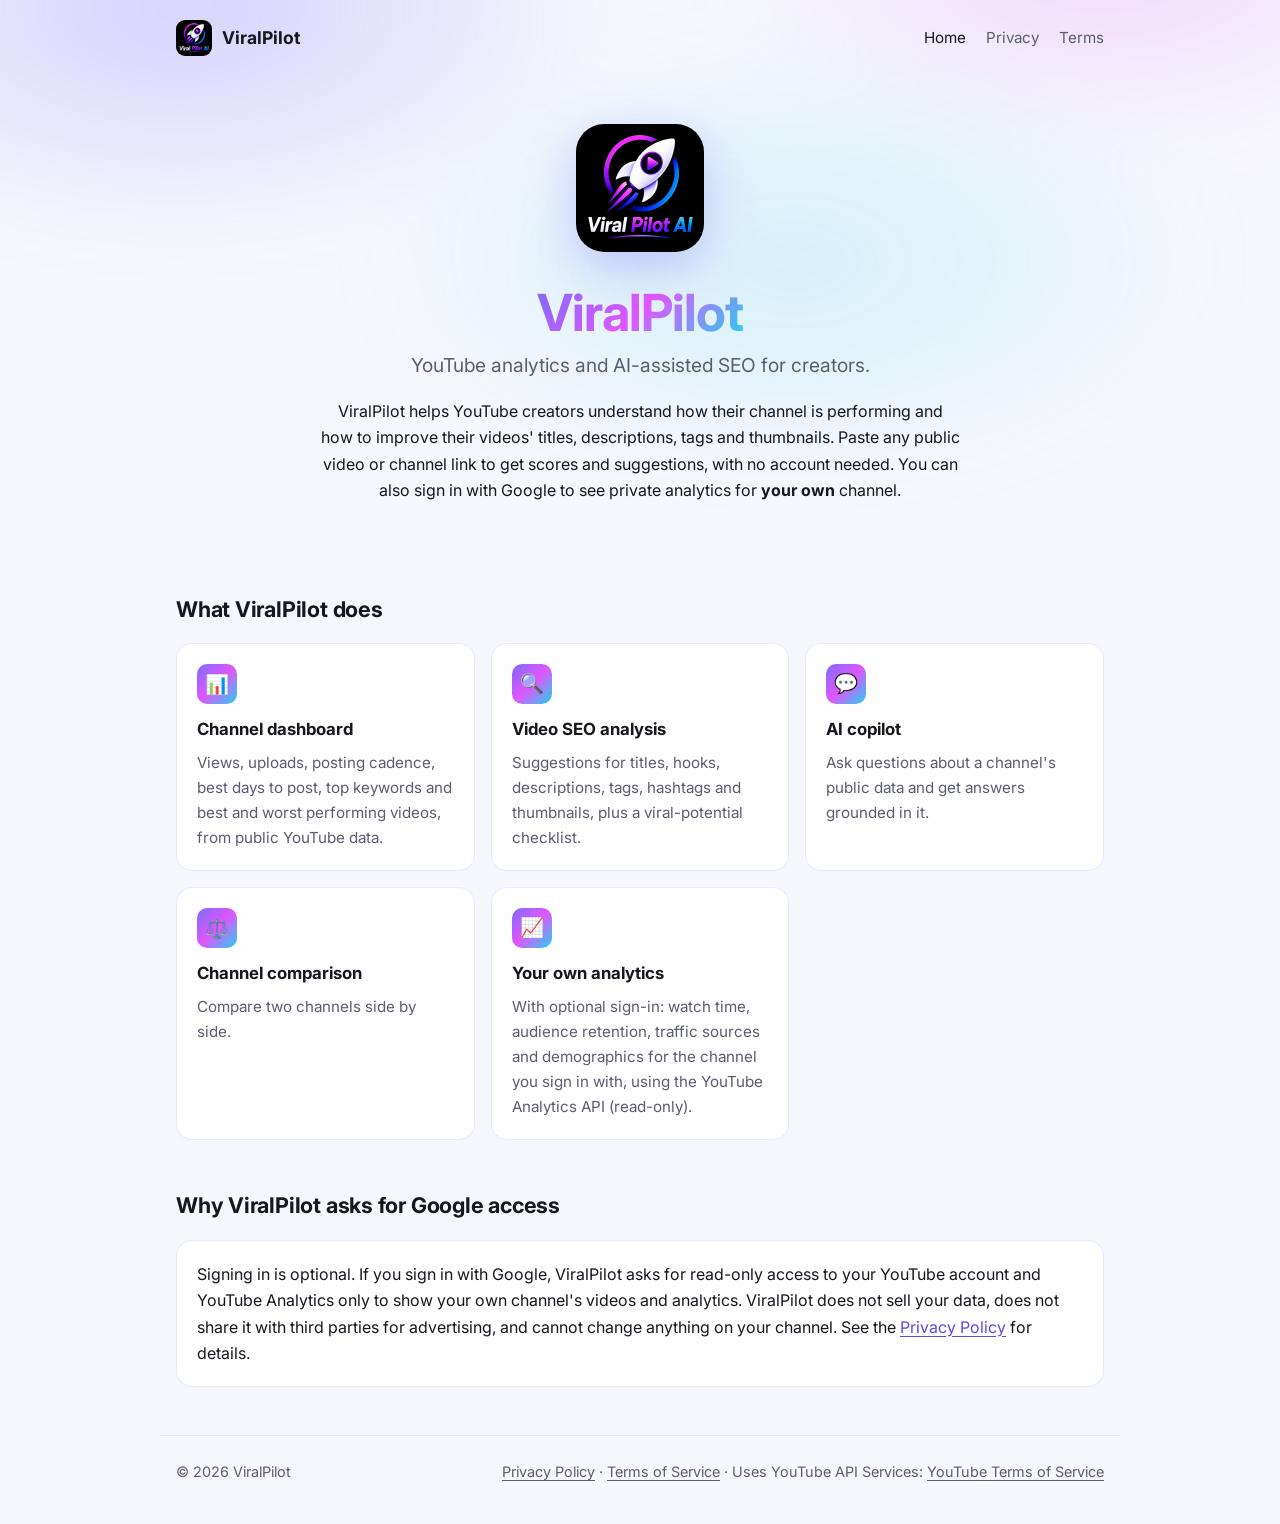
<file: index.html>
<!doctype html>
<html lang="en">
<head>
<meta charset="utf-8">
<meta name="viewport" content="width=device-width, initial-scale=1">
<title>ViralPilot — YouTube analytics and SEO assistant</title>
<meta name="description" content="ViralPilot is a YouTube analytics and AI-assisted SEO app for creators.">
<meta name="theme-color" content="#07070c">
<meta property="og:title" content="ViralPilot">
<meta property="og:description" content="YouTube analytics and AI-assisted SEO for creators.">
<meta property="og:image" content="https://mubarakansari715.github.io/assets/icon-512.png">
<link rel="icon" type="image/png" sizes="32x32" href="assets/favicon-32.png">
<link rel="icon" type="image/png" sizes="192x192" href="assets/icon-192.png">
<link rel="apple-touch-icon" href="assets/apple-touch-icon.png">
<link rel="preconnect" href="https://fonts.googleapis.com">
<link rel="preconnect" href="https://fonts.gstatic.com" crossorigin>
<link rel="stylesheet" href="https://fonts.googleapis.com/css2?family=Inter:wght@400;600;700&display=swap">
<link rel="stylesheet" href="assets/style.css">
</head>
<body>
<header class="site-header">
  <a class="brand" href="./"><img src="assets/icon-192.png" alt="">ViralPilot</a>
  <nav>
    <a href="./" aria-current="page">Home</a>
    <a href="privacy.html">Privacy</a>
    <a href="terms.html">Terms</a>
  </nav>
</header>

<main>
  <section class="hero">
    <img src="assets/icon-512.png" alt="ViralPilot app icon">
    <h1><span class="gradient-text">ViralPilot</span></h1>
    <p class="tagline">YouTube analytics and AI-assisted SEO for creators.</p>
    <p>ViralPilot helps YouTube creators understand how their channel is performing and how to
    improve their videos' titles, descriptions, tags and thumbnails. Paste any public video or
    channel link to get scores and suggestions, with no account needed. You can also sign in
    with Google to see private analytics for <strong>your own</strong> channel.</p>
  </section>

  <h2>What ViralPilot does</h2>
  <div class="features">
    <div class="card">
      <div class="icon" aria-hidden="true">📊</div>
      <h3>Channel dashboard</h3>
      <p>Views, uploads, posting cadence, best days to post, top keywords and best and worst
      performing videos, from public YouTube data.</p>
    </div>
    <div class="card">
      <div class="icon" aria-hidden="true">🔍</div>
      <h3>Video SEO analysis</h3>
      <p>Suggestions for titles, hooks, descriptions, tags, hashtags and thumbnails, plus a
      viral-potential checklist.</p>
    </div>
    <div class="card">
      <div class="icon" aria-hidden="true">💬</div>
      <h3>AI copilot</h3>
      <p>Ask questions about a channel's public data and get answers grounded in it.</p>
    </div>
    <div class="card">
      <div class="icon" aria-hidden="true">⚖️</div>
      <h3>Channel comparison</h3>
      <p>Compare two channels side by side.</p>
    </div>
    <div class="card">
      <div class="icon" aria-hidden="true">📈</div>
      <h3>Your own analytics</h3>
      <p>With optional sign-in: watch time, audience retention, traffic sources and demographics
      for the channel you sign in with, using the YouTube Analytics API (read-only).</p>
    </div>
  </div>

  <h2>Why ViralPilot asks for Google access</h2>
  <div class="card callout">
    <p>Signing in is optional. If you sign in with Google, ViralPilot asks for read-only access to
    your YouTube account and YouTube Analytics only to show your own channel's videos and analytics.
    ViralPilot does not sell your data, does not share it with third parties for advertising, and
    cannot change anything on your channel. See the
    <a href="privacy.html">Privacy Policy</a> for details.</p>
  </div>
</main>

<footer class="site-footer">
  <span>© 2026 ViralPilot</span>
  <span>
    <a href="privacy.html">Privacy Policy</a> ·
    <a href="terms.html">Terms of Service</a> ·
    Uses YouTube API Services: <a href="https://www.youtube.com/t/terms">YouTube Terms of Service</a>
  </span>
</footer>
</body>
</html>
</file>
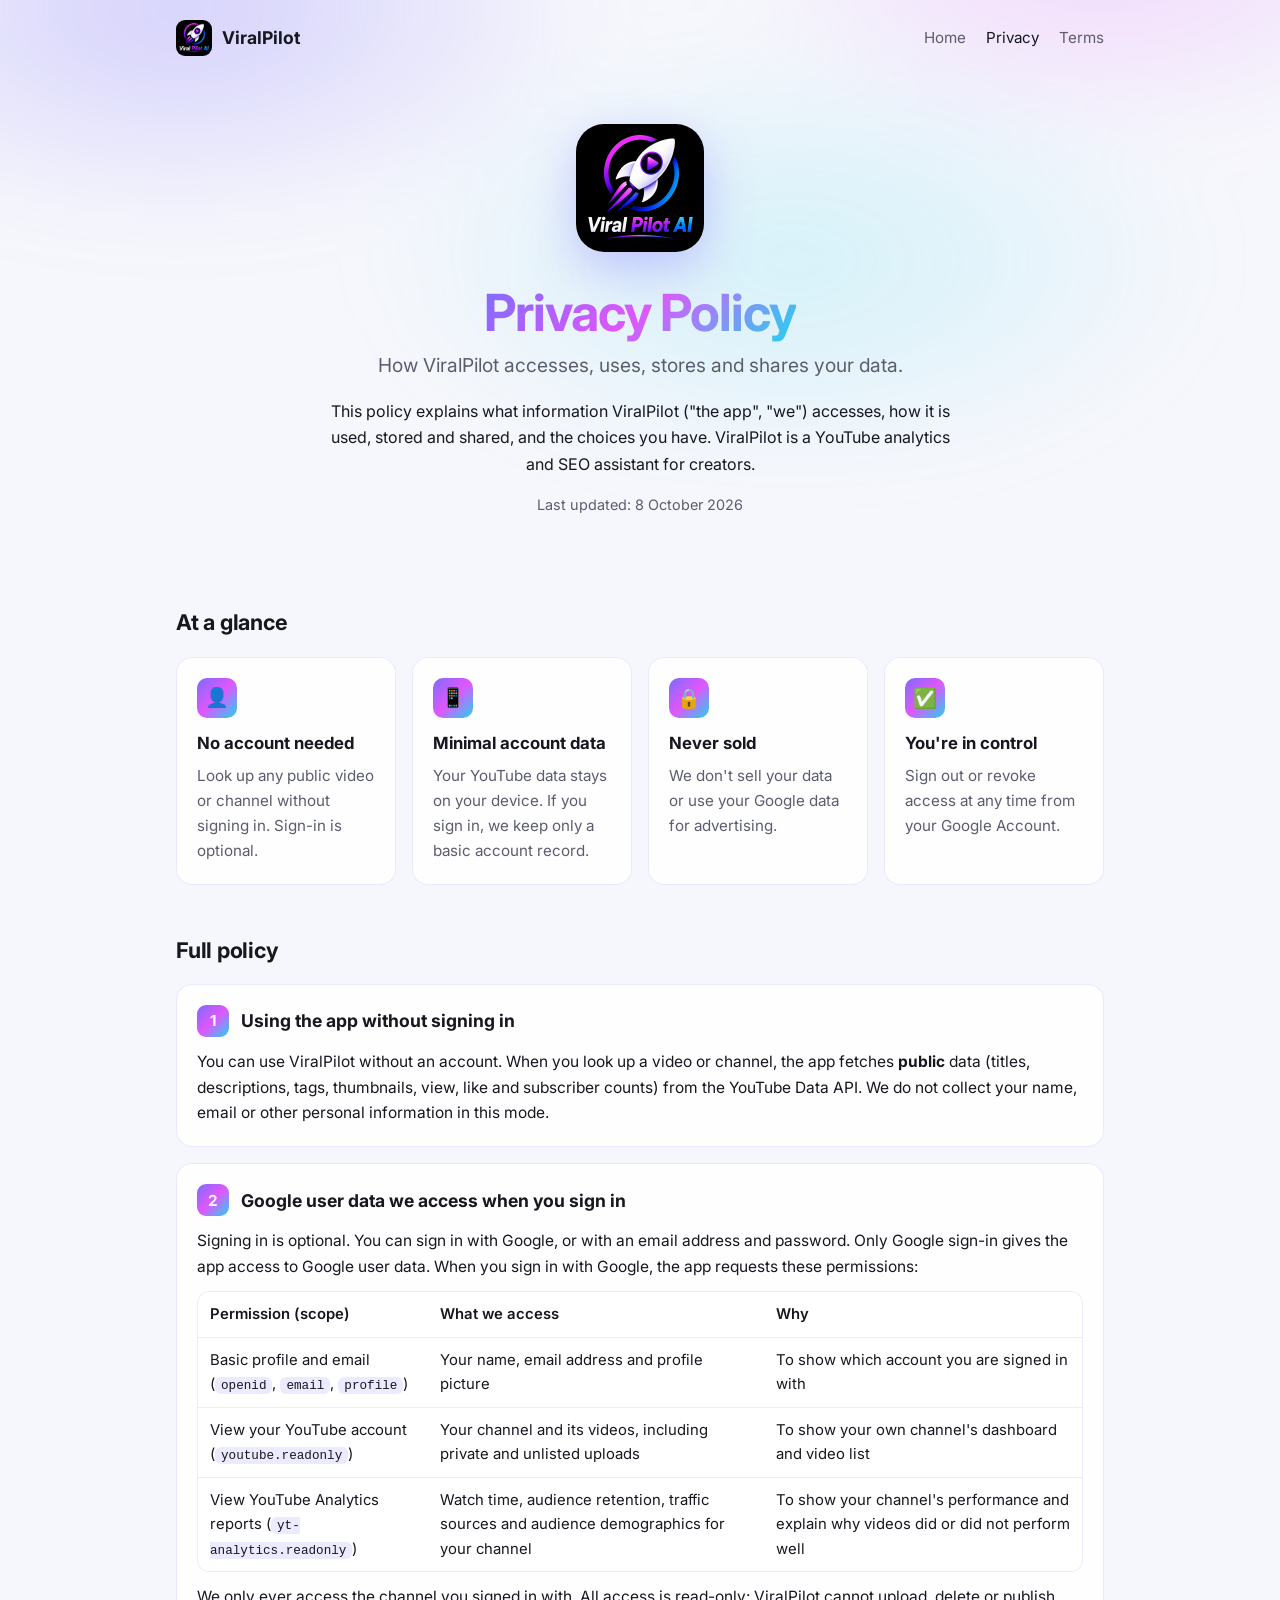
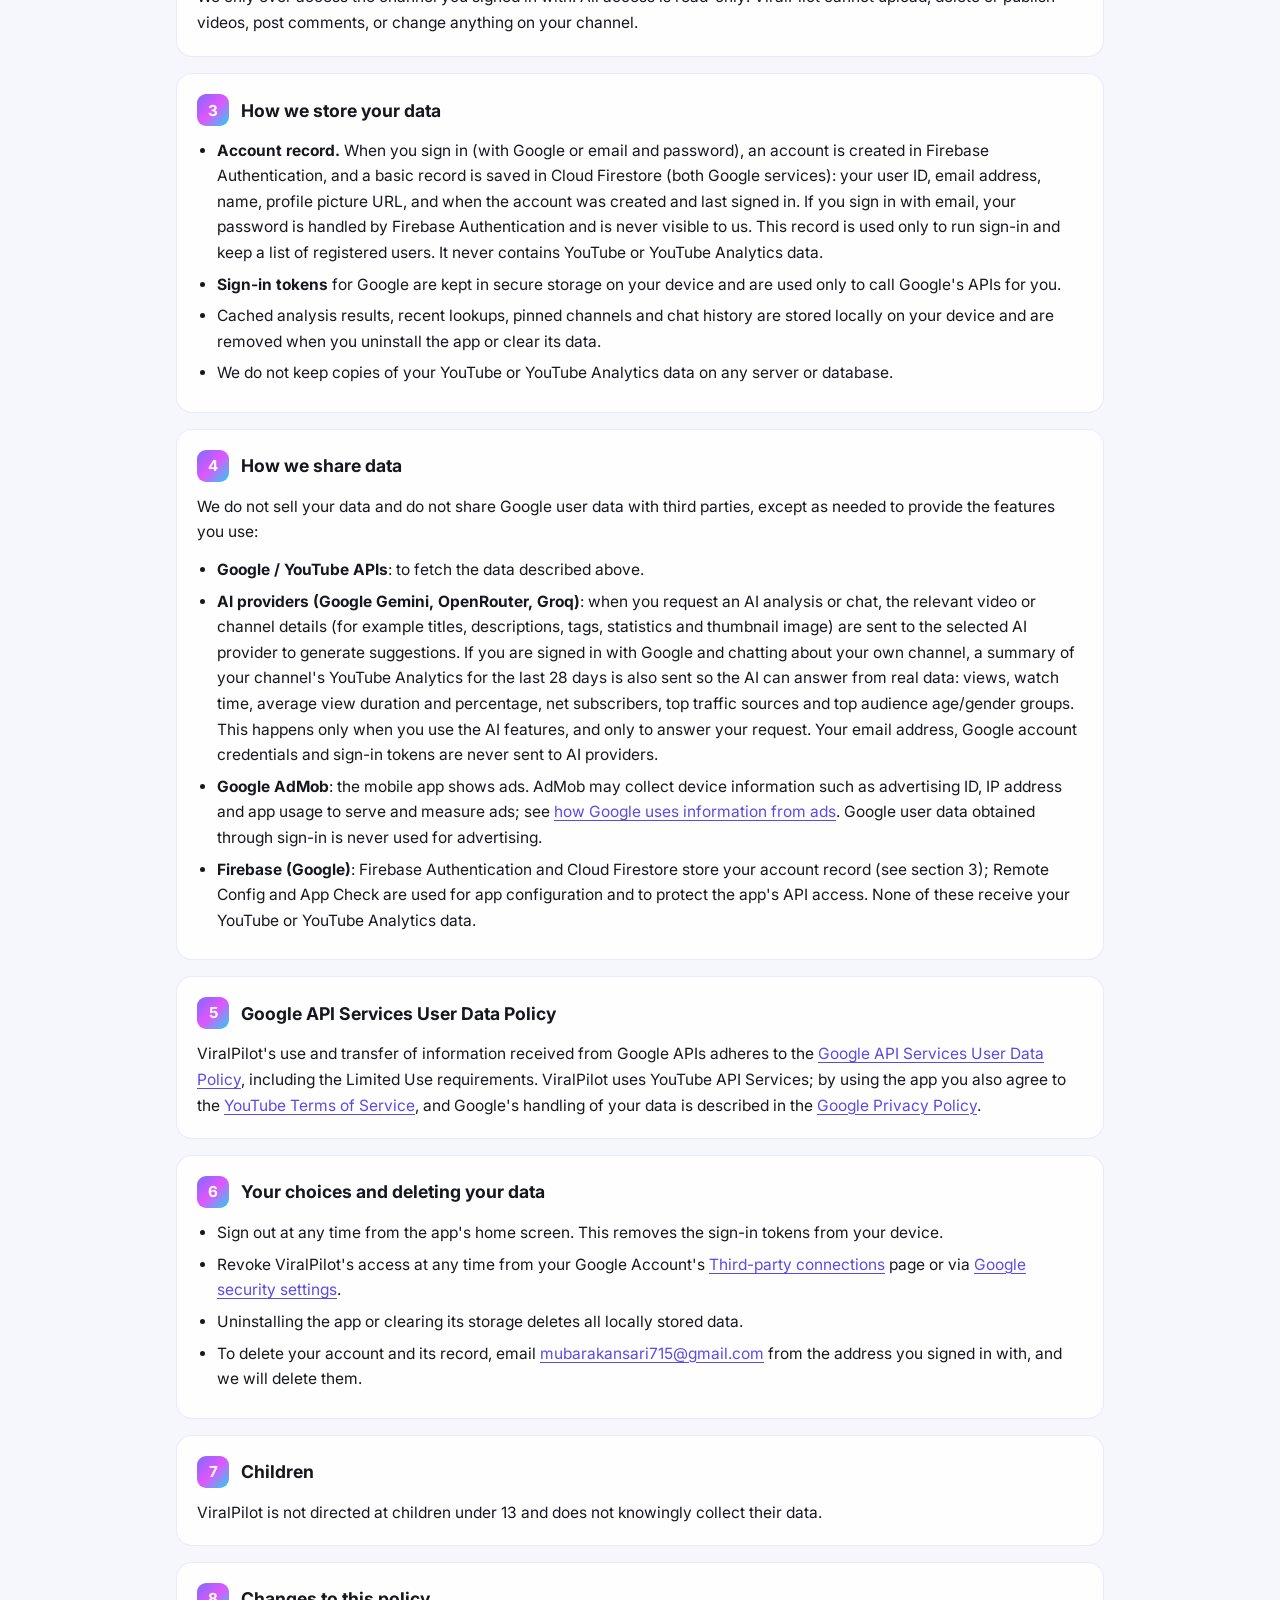
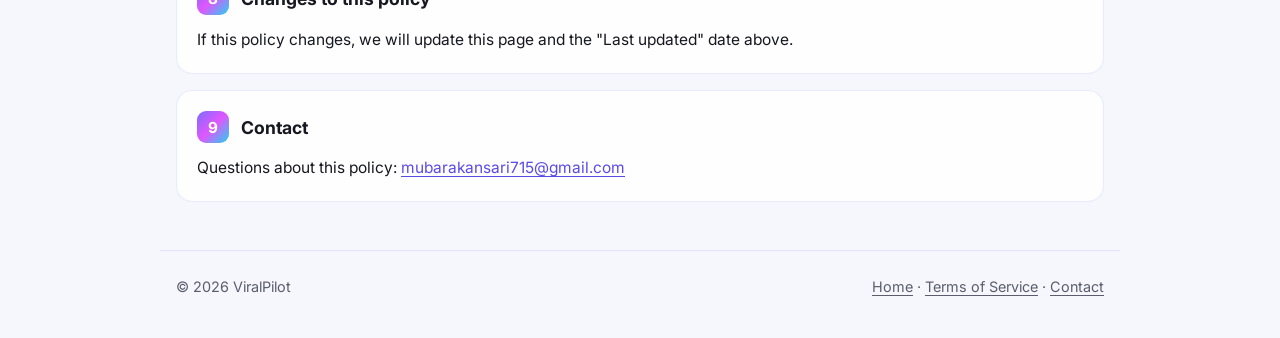
<file: privacy.html>
<!doctype html>
<html lang="en">
<head>
<meta charset="utf-8">
<meta name="viewport" content="width=device-width, initial-scale=1">
<title>ViralPilot Privacy Policy</title>
<meta name="description" content="How ViralPilot accesses, uses, stores and shares data.">
<meta name="theme-color" content="#07070c">
<link rel="icon" type="image/png" sizes="32x32" href="assets/favicon-32.png">
<link rel="icon" type="image/png" sizes="192x192" href="assets/icon-192.png">
<link rel="apple-touch-icon" href="assets/apple-touch-icon.png">
<link rel="preconnect" href="https://fonts.googleapis.com">
<link rel="preconnect" href="https://fonts.gstatic.com" crossorigin>
<link rel="stylesheet" href="https://fonts.googleapis.com/css2?family=Inter:wght@400;600;700&display=swap">
<link rel="stylesheet" href="assets/style.css">
</head>
<body>
<header class="site-header">
  <a class="brand" href="./"><img src="assets/icon-192.png" alt="">ViralPilot</a>
  <nav>
    <a href="./">Home</a>
    <a href="privacy.html" aria-current="page">Privacy</a>
    <a href="terms.html">Terms</a>
  </nav>
</header>

<main>
  <section class="hero">
    <img src="assets/icon-512.png" alt="ViralPilot app icon">
    <h1><span class="gradient-text">Privacy Policy</span></h1>
    <p class="tagline">How ViralPilot accesses, uses, stores and shares your data.</p>
    <p class="lead">This policy explains what information ViralPilot ("the app", "we") accesses, how it is used,
  stored and shared, and the choices you have. ViralPilot is a YouTube analytics and SEO
  assistant for creators.</p>
    <p class="updated">Last updated: 8 October 2026</p>
  </section>

  <h2>At a glance</h2>
  <div class="features glance">
    <div class="card">
      <div class="icon" aria-hidden="true">👤</div>
      <h3>No account needed</h3>
      <p>Look up any public video or channel without signing in. Sign-in is optional.</p>
    </div>
    <div class="card">
      <div class="icon" aria-hidden="true">📱</div>
      <h3>Minimal account data</h3>
      <p>Your YouTube data stays on your device. If you sign in, we keep only a basic account record.</p>
    </div>
    <div class="card">
      <div class="icon" aria-hidden="true">🔒</div>
      <h3>Never sold</h3>
      <p>We don't sell your data or use your Google data for advertising.</p>
    </div>
    <div class="card">
      <div class="icon" aria-hidden="true">✅</div>
      <h3>You're in control</h3>
      <p>Sign out or revoke access at any time from your Google Account.</p>
    </div>
  </div>

  <h2>Full policy</h2>
  <div class="policy">
    <section class="card policy-section" id="s1">
      <h3><span class="num">1</span>Using the app without signing in</h3>
    <p>You can use ViralPilot without an account. When you look up a video or channel, the app
    fetches <strong>public</strong> data (titles, descriptions, tags, thumbnails, view, like and
    subscriber counts) from the YouTube Data API. We do not collect your name, email or other
    personal information in this mode.</p>
    </section>
    <section class="card policy-section" id="s2">
      <h3><span class="num">2</span>Google user data we access when you sign in</h3>
    <p>Signing in is optional. You can sign in with Google, or with an email address and password.
    Only Google sign-in gives the app access to Google user data. When you sign in with Google, the
    app requests these permissions:</p>
    <div class="table-wrap"><table>
      <tr><th>Permission (scope)</th><th>What we access</th><th>Why</th></tr>
      <tr><td>Basic profile and email (<code>openid</code>, <code>email</code>, <code>profile</code>)</td>
          <td>Your name, email address and profile picture</td>
          <td>To show which account you are signed in with</td></tr>
      <tr><td>View your YouTube account (<code>youtube.readonly</code>)</td>
          <td>Your channel and its videos, including private and unlisted uploads</td>
          <td>To show your own channel's dashboard and video list</td></tr>
      <tr><td>View YouTube Analytics reports (<code>yt-analytics.readonly</code>)</td>
          <td>Watch time, audience retention, traffic sources and audience demographics for your channel</td>
          <td>To show your channel's performance and explain why videos did or did not perform well</td></tr>
    </table></div>
    <p>We only ever access the channel you signed in with. All access is read-only: ViralPilot
    cannot upload, delete or publish videos, post comments, or change anything on your channel.</p>
    </section>
    <section class="card policy-section" id="s3">
      <h3><span class="num">3</span>How we store your data</h3>
    <ul>
      <li><strong>Account record.</strong> When you sign in (with Google or email and password), an
        account is created in Firebase Authentication, and a basic record is saved in Cloud Firestore
        (both Google services): your user ID, email address, name, profile picture URL, and when the
        account was created and last signed in. If you sign in with email, your password is handled by
        Firebase Authentication and is never visible to us. This record is used only to run sign-in and
        keep a list of registered users. It never contains YouTube or YouTube Analytics data.</li>
      <li><strong>Sign-in tokens</strong> for Google are kept in secure storage on your device and are
        used only to call Google's APIs for you.</li>
      <li>Cached analysis results, recent lookups, pinned channels and chat history are stored
        locally on your device and are removed when you uninstall the app or clear its data.</li>
      <li>We do not keep copies of your YouTube or YouTube Analytics data on any server or database.</li>
    </ul>
    </section>
    <section class="card policy-section" id="s4">
      <h3><span class="num">4</span>How we share data</h3>
    <p>We do not sell your data and do not share Google user data with third parties, except as
    needed to provide the features you use:</p>
    <ul>
      <li><strong>Google / YouTube APIs</strong>: to fetch the data described above.</li>
      <li><strong>AI providers (Google Gemini, OpenRouter, Groq)</strong>: when you request an AI analysis
        or chat, the relevant video or channel details (for example titles, descriptions, tags,
        statistics and thumbnail image) are sent to the selected AI provider to generate suggestions.
        If you are signed in with Google and chatting about your own channel, a summary of your
        channel's YouTube Analytics for the last 28 days is also sent so the AI can answer from real
        data: views, watch time, average view duration and percentage, net subscribers, top traffic
        sources and top audience age/gender groups. This happens only when you use the AI features,
        and only to answer your request. Your email address, Google account credentials and sign-in
        tokens are never sent to AI providers.</li>
      <li><strong>Google AdMob</strong>: the mobile app shows ads. AdMob may collect device information
        such as advertising ID, IP address and app usage to serve and measure ads; see
        <a href="https://policies.google.com/technologies/ads">how Google uses information from ads</a>.
        Google user data obtained through sign-in is never used for advertising.</li>
      <li><strong>Firebase (Google)</strong>: Firebase Authentication and Cloud Firestore store your
        account record (see section 3); Remote Config and App Check are used for app configuration and
        to protect the app's API access. None of these receive your YouTube or YouTube Analytics data.</li>
    </ul>
    </section>
    <section class="card policy-section" id="s5">
      <h3><span class="num">5</span>Google API Services User Data Policy</h3>
    <p>ViralPilot's use and transfer of information received from Google APIs adheres to the
    <a href="https://developers.google.com/terms/api-services-user-data-policy">Google API Services User Data Policy</a>,
    including the Limited Use requirements. ViralPilot uses YouTube API Services; by using the app
    you also agree to the <a href="https://www.youtube.com/t/terms">YouTube Terms of Service</a>, and
    Google's handling of your data is described in the
    <a href="https://policies.google.com/privacy">Google Privacy Policy</a>.</p>
    </section>
    <section class="card policy-section" id="s6">
      <h3><span class="num">6</span>Your choices and deleting your data</h3>
    <ul>
      <li>Sign out at any time from the app's home screen. This removes the sign-in tokens from your device.</li>
      <li>Revoke ViralPilot's access at any time from your Google Account's
        <a href="https://myaccount.google.com/permissions">Third-party connections</a> page or via
        <a href="https://security.google.com/settings/security/permissions">Google security settings</a>.</li>
      <li>Uninstalling the app or clearing its storage deletes all locally stored data.</li>
      <li>To delete your account and its record, email
        <a href="mailto:mubarakansari715@gmail.com">mubarakansari715@gmail.com</a> from the address you
        signed in with, and we will delete them.</li>
    </ul>
    </section>
    <section class="card policy-section" id="s7">
      <h3><span class="num">7</span>Children</h3>
    <p>ViralPilot is not directed at children under 13 and does not knowingly collect their data.</p>
    </section>
    <section class="card policy-section" id="s8">
      <h3><span class="num">8</span>Changes to this policy</h3>
    <p>If this policy changes, we will update this page and the "Last updated" date above.</p>
    </section>
    <section class="card policy-section" id="s9">
      <h3><span class="num">9</span>Contact</h3>
    <p>Questions about this policy: <a href="mailto:mubarakansari715@gmail.com">mubarakansari715@gmail.com</a></p>
    </section>
  </div>
</main>

<footer class="site-footer">
  <span>© 2026 ViralPilot</span>
  <span><a href="./">Home</a> · <a href="terms.html">Terms of Service</a> · <a href="mailto:mubarakansari715@gmail.com">Contact</a></span>
</footer>
</body>
</html>
</file>
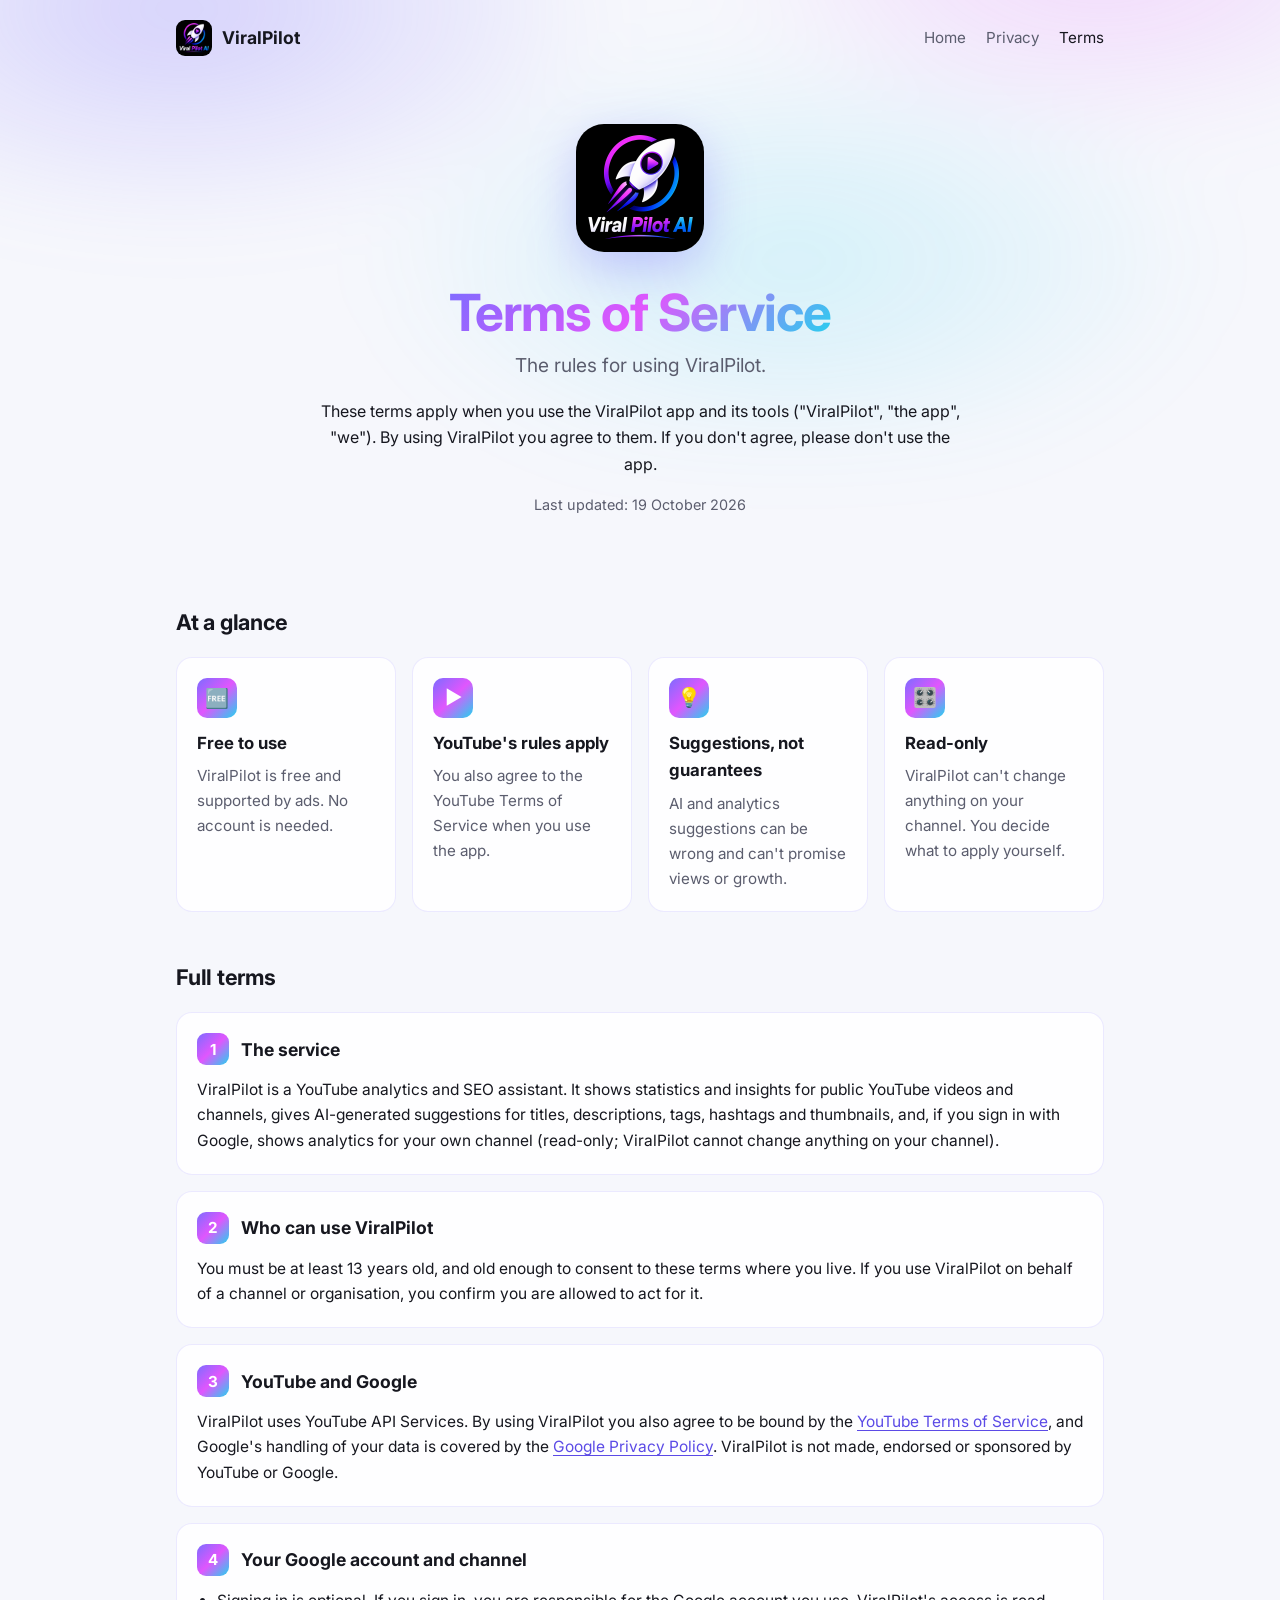
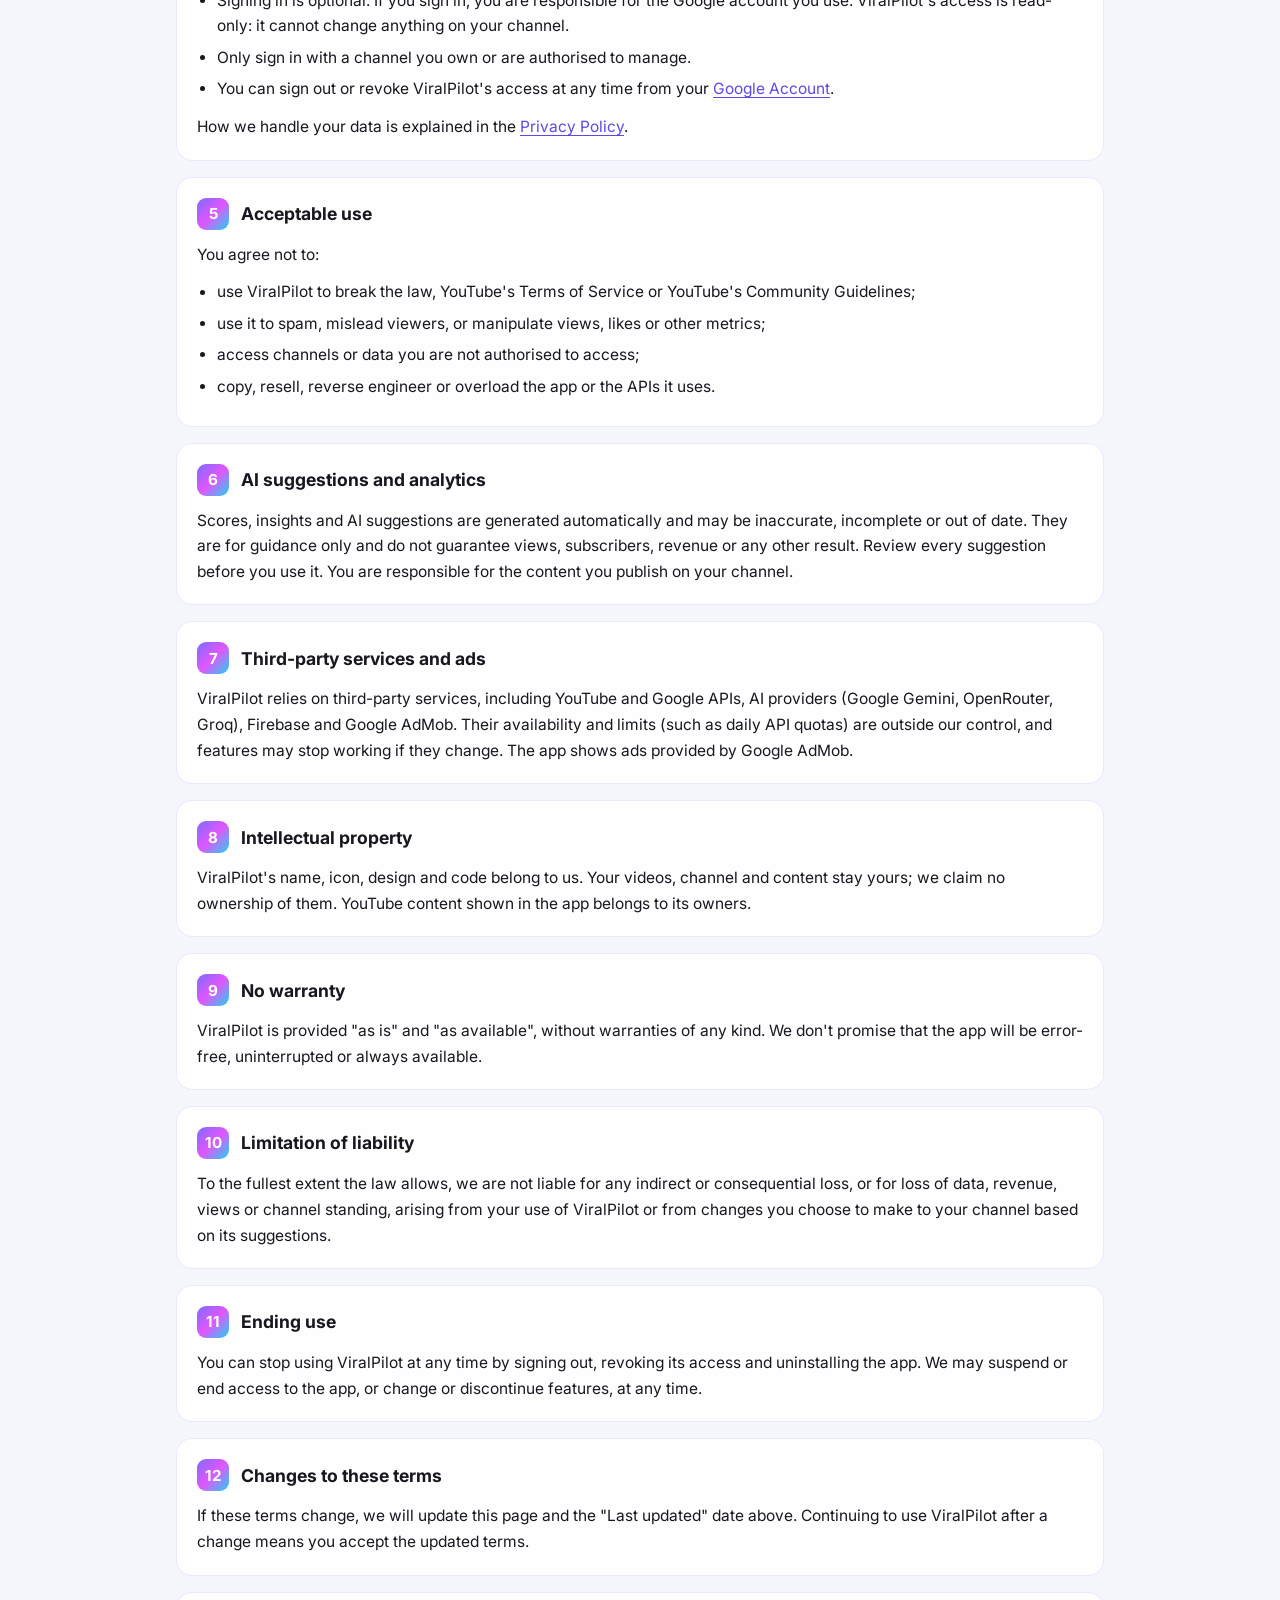
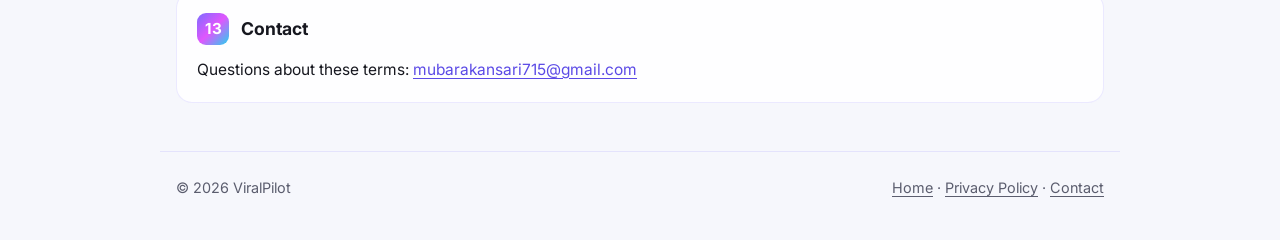
<file: terms.html>
<!doctype html>
<html lang="en">
<head>
<meta charset="utf-8">
<meta name="viewport" content="width=device-width, initial-scale=1">
<title>ViralPilot Terms of Service</title>
<meta name="description" content="The terms that apply when you use ViralPilot.">
<meta name="theme-color" content="#07070c">
<link rel="icon" type="image/png" sizes="32x32" href="assets/favicon-32.png">
<link rel="icon" type="image/png" sizes="192x192" href="assets/icon-192.png">
<link rel="apple-touch-icon" href="assets/apple-touch-icon.png">
<link rel="preconnect" href="https://fonts.googleapis.com">
<link rel="preconnect" href="https://fonts.gstatic.com" crossorigin>
<link rel="stylesheet" href="https://fonts.googleapis.com/css2?family=Inter:wght@400;600;700&display=swap">
<link rel="stylesheet" href="assets/style.css">
</head>
<body>
<header class="site-header">
  <a class="brand" href="./"><img src="assets/icon-192.png" alt="">ViralPilot</a>
  <nav>
    <a href="./">Home</a>
    <a href="privacy.html">Privacy</a>
    <a href="terms.html" aria-current="page">Terms</a>
  </nav>
</header>

<main>
  <section class="hero">
    <img src="assets/icon-512.png" alt="ViralPilot app icon">
    <h1><span class="gradient-text">Terms of Service</span></h1>
    <p class="tagline">The rules for using ViralPilot.</p>
    <p class="lead">These terms apply when you use the ViralPilot app and its tools ("ViralPilot",
    "the app", "we"). By using ViralPilot you agree to them. If you don't agree, please don't use
    the app.</p>
    <p class="updated">Last updated: 19 October 2026</p>
  </section>

  <h2>At a glance</h2>
  <div class="features glance">
    <div class="card">
      <div class="icon" aria-hidden="true">🆓</div>
      <h3>Free to use</h3>
      <p>ViralPilot is free and supported by ads. No account is needed.</p>
    </div>
    <div class="card">
      <div class="icon" aria-hidden="true">▶️</div>
      <h3>YouTube's rules apply</h3>
      <p>You also agree to the YouTube Terms of Service when you use the app.</p>
    </div>
    <div class="card">
      <div class="icon" aria-hidden="true">💡</div>
      <h3>Suggestions, not guarantees</h3>
      <p>AI and analytics suggestions can be wrong and can't promise views or growth.</p>
    </div>
    <div class="card">
      <div class="icon" aria-hidden="true">🎛️</div>
      <h3>Read-only</h3>
      <p>ViralPilot can't change anything on your channel. You decide what to apply yourself.</p>
    </div>
  </div>

  <h2>Full terms</h2>
  <div class="policy">
    <section class="card policy-section" id="s1">
      <h3><span class="num">1</span>The service</h3>
      <p>ViralPilot is a YouTube analytics and SEO assistant. It shows statistics and insights for
      public YouTube videos and channels, gives AI-generated suggestions for titles, descriptions,
      tags, hashtags and thumbnails, and, if you sign in with Google, shows analytics for your own
      channel (read-only; ViralPilot cannot change anything on your channel).</p>
    </section>

    <section class="card policy-section" id="s2">
      <h3><span class="num">2</span>Who can use ViralPilot</h3>
      <p>You must be at least 13 years old, and old enough to consent to these terms where you live.
      If you use ViralPilot on behalf of a channel or organisation, you confirm you are allowed to
      act for it.</p>
    </section>

    <section class="card policy-section" id="s3">
      <h3><span class="num">3</span>YouTube and Google</h3>
      <p>ViralPilot uses YouTube API Services. By using ViralPilot you also agree to be bound by the
      <a href="https://www.youtube.com/t/terms">YouTube Terms of Service</a>, and Google's handling of
      your data is covered by the <a href="https://policies.google.com/privacy">Google Privacy Policy</a>.
      ViralPilot is not made, endorsed or sponsored by YouTube or Google.</p>
    </section>

    <section class="card policy-section" id="s4">
      <h3><span class="num">4</span>Your Google account and channel</h3>
      <ul>
        <li>Signing in is optional. If you sign in, you are responsible for the Google account you
          use. ViralPilot's access is read-only: it cannot change anything on your channel.</li>
        <li>Only sign in with a channel you own or are authorised to manage.</li>
        <li>You can sign out or revoke ViralPilot's access at any time from your
          <a href="https://myaccount.google.com/permissions">Google Account</a>.</li>
      </ul>
      <p>How we handle your data is explained in the <a href="privacy.html">Privacy Policy</a>.</p>
    </section>

    <section class="card policy-section" id="s5">
      <h3><span class="num">5</span>Acceptable use</h3>
      <p>You agree not to:</p>
      <ul>
        <li>use ViralPilot to break the law, YouTube's Terms of Service or YouTube's Community Guidelines;</li>
        <li>use it to spam, mislead viewers, or manipulate views, likes or other metrics;</li>
        <li>access channels or data you are not authorised to access;</li>
        <li>copy, resell, reverse engineer or overload the app or the APIs it uses.</li>
      </ul>
    </section>

    <section class="card policy-section" id="s6">
      <h3><span class="num">6</span>AI suggestions and analytics</h3>
      <p>Scores, insights and AI suggestions are generated automatically and may be inaccurate,
      incomplete or out of date. They are for guidance only and do not guarantee views, subscribers,
      revenue or any other result. Review every suggestion before you use it. You are responsible
      for the content you publish on your channel.</p>
    </section>

    <section class="card policy-section" id="s7">
      <h3><span class="num">7</span>Third-party services and ads</h3>
      <p>ViralPilot relies on third-party services, including YouTube and Google APIs, AI providers
      (Google Gemini, OpenRouter, Groq), Firebase and Google AdMob. Their availability and limits
      (such as daily API quotas) are outside our control, and features may stop working if they
      change. The app shows ads provided by Google AdMob.</p>
    </section>

    <section class="card policy-section" id="s8">
      <h3><span class="num">8</span>Intellectual property</h3>
      <p>ViralPilot's name, icon, design and code belong to us. Your videos, channel and content stay
      yours; we claim no ownership of them. YouTube content shown in the app belongs to its owners.</p>
    </section>

    <section class="card policy-section" id="s9">
      <h3><span class="num">9</span>No warranty</h3>
      <p>ViralPilot is provided "as is" and "as available", without warranties of any kind. We don't
      promise that the app will be error-free, uninterrupted or always available.</p>
    </section>

    <section class="card policy-section" id="s10">
      <h3><span class="num">10</span>Limitation of liability</h3>
      <p>To the fullest extent the law allows, we are not liable for any indirect or consequential
      loss, or for loss of data, revenue, views or channel standing, arising from your use of
      ViralPilot or from changes you choose to make to your channel based on its suggestions.</p>
    </section>

    <section class="card policy-section" id="s11">
      <h3><span class="num">11</span>Ending use</h3>
      <p>You can stop using ViralPilot at any time by signing out, revoking its access and
      uninstalling the app. We may suspend or end access to the app, or change or discontinue
      features, at any time.</p>
    </section>

    <section class="card policy-section" id="s12">
      <h3><span class="num">12</span>Changes to these terms</h3>
      <p>If these terms change, we will update this page and the "Last updated" date above.
      Continuing to use ViralPilot after a change means you accept the updated terms.</p>
    </section>

    <section class="card policy-section" id="s13">
      <h3><span class="num">13</span>Contact</h3>
      <p>Questions about these terms: <a href="mailto:mubarakansari715@gmail.com">mubarakansari715@gmail.com</a></p>
    </section>
  </div>
</main>

<footer class="site-footer">
  <span>© 2026 ViralPilot</span>
  <span><a href="./">Home</a> · <a href="privacy.html">Privacy Policy</a> · <a href="mailto:mubarakansari715@gmail.com">Contact</a></span>
</footer>
</body>
</html>
</file>
<file: assets/style.css>
/* ViralPilot site styles: "Aurora" palette from the app's lib/theme/app_theme.dart */
:root {
  --accent: #7c6cff;
  --accent2: #22d3ee;
  --accent3: #e056fd;
  --gradient: linear-gradient(135deg, var(--accent), var(--accent3), var(--accent2));
  --bg: #f6f7fc;
  --surface: rgba(255, 255, 255, 0.85);
  --border: rgba(124, 108, 255, 0.14);
  --fg: #16171f;
  --muted: #5b5d6e;
  --link: #5b4ae6;
}
@media (prefers-color-scheme: dark) {
  :root {
    --bg: #07070c;
    --surface: rgba(18, 19, 28, 0.78);
    --border: rgba(124, 108, 255, 0.2);
    --fg: #ececf3;
    --muted: #a3a5b8;
    --link: #a99fff;
  }
}

* { box-sizing: border-box; }
html { -webkit-text-size-adjust: 100%; }
body {
  margin: 0;
  min-height: 100vh;
  background: var(--bg);
  color: var(--fg);
  font: 16px/1.65 "Inter", -apple-system, BlinkMacSystemFont, "Segoe UI", Roboto, sans-serif;
  overflow-x: hidden;
}
/* Soft aurora glow behind the page, like the app's AuroraBackdrop */
body::before {
  content: "";
  position: fixed;
  inset: -20% -10% auto -10%;
  height: 70vh;
  background:
    radial-gradient(40% 50% at 20% 30%, rgba(124, 108, 255, 0.28), transparent 70%),
    radial-gradient(35% 45% at 80% 20%, rgba(224, 86, 253, 0.2), transparent 70%),
    radial-gradient(40% 50% at 60% 70%, rgba(34, 211, 238, 0.16), transparent 70%);
  filter: blur(40px);
  pointer-events: none;
  z-index: -1;
}

a { color: var(--link); text-underline-offset: 3px; }
a:hover { color: var(--accent3); }
code {
  font: 0.85em ui-monospace, SFMono-Regular, Menlo, monospace;
  padding: 1px 6px;
  border-radius: 6px;
  background: var(--border);
  word-break: break-word;
}

/* Header */
.site-header {
  max-width: 960px;
  margin: 0 auto;
  padding: 20px 16px;
  display: flex;
  align-items: center;
  justify-content: space-between;
  gap: 16px;
}
.brand { display: flex; align-items: center; gap: 10px; text-decoration: none; color: var(--fg); font-weight: 700; font-size: 1.1rem; }
.brand img { width: 36px; height: 36px; border-radius: 9px; }
.site-header nav { display: flex; gap: 20px; font-size: 0.95rem; }
.site-header nav a { color: var(--muted); text-decoration: none; }
.site-header nav a:hover, .site-header nav a[aria-current="page"] { color: var(--fg); }

main { max-width: 960px; margin: 0 auto; padding: 0 16px 48px; }

/* Home hero */
.hero { text-align: center; padding: 48px 0 40px; }
.hero img { width: 128px; height: 128px; border-radius: 28px; box-shadow: 0 16px 48px rgba(124, 108, 255, 0.35); }
.hero h1 { font-size: clamp(2.2rem, 6vw, 3.2rem); line-height: 1.15; margin: 24px 0 8px; letter-spacing: -0.02em; }
.gradient-text { background: var(--gradient); -webkit-background-clip: text; background-clip: text; color: transparent; }
.hero .tagline { font-size: 1.2rem; color: var(--muted); margin: 0 auto 16px; max-width: 560px; }
.hero p { max-width: 640px; margin: 0 auto; }

h2 { font-size: 1.35rem; margin: 48px 0 16px; letter-spacing: -0.01em; }

/* Feature cards */
.features { display: grid; grid-template-columns: repeat(auto-fit, minmax(260px, 1fr)); gap: 16px; }
.card {
  background: var(--surface);
  border: 1px solid var(--border);
  border-radius: 16px;
  padding: 20px;
  backdrop-filter: blur(12px);
  -webkit-backdrop-filter: blur(12px);
}
.card h3 { margin: 0 0 6px; font-size: 1.05rem; }
.card p { margin: 0; color: var(--muted); font-size: 0.95rem; }
.card .icon {
  width: 40px; height: 40px; border-radius: 10px;
  display: grid; place-items: center;
  background: var(--gradient); color: #fff; font-size: 1.2rem;
  margin-bottom: 12px;
}
.callout { margin-top: 16px; }
.glance { grid-template-columns: repeat(auto-fit, minmax(200px, 1fr)); }
.callout p { color: var(--fg); font-size: 1rem; }

/* Privacy policy */
.hero .lead { max-width: 640px; margin: 0 auto; }
.hero .updated { color: var(--muted); font-size: 0.9rem; margin: 16px auto 0; }
.policy { display: grid; gap: 16px; }
.policy-section h3 { display: flex; align-items: center; gap: 12px; font-size: 1.1rem; margin: 0 0 12px; }
.policy-section .num {
  flex: none;
  width: 32px; height: 32px; border-radius: 9px;
  display: grid; place-items: center;
  background: var(--gradient); color: #fff; font-size: 0.95rem; font-weight: 700;
}
.policy-section p, .policy-section li { color: var(--fg); font-size: 0.97rem; }
.policy-section p, .policy-section ul, .policy-section .table-wrap { margin: 0 0 12px; }
.policy-section > :last-child { margin-bottom: 0; }
.policy-section ul { padding-left: 20px; }
.policy-section li { margin: 6px 0; }
.table-wrap { overflow-x: auto; border: 1px solid var(--border); border-radius: 12px; background: var(--surface); }
table { border-collapse: collapse; width: 100%; font-size: 0.93rem; min-width: 560px; }
th, td { text-align: left; vertical-align: top; padding: 10px 12px; border-bottom: 1px solid var(--border); }
tr:last-child td { border-bottom: 0; }
th { font-weight: 600; }

/* Footer */
.site-footer {
  max-width: 960px;
  margin: 0 auto;
  padding: 24px 16px 40px;
  border-top: 1px solid var(--border);
  color: var(--muted);
  font-size: 0.9rem;
  display: flex;
  flex-wrap: wrap;
  gap: 8px 20px;
  justify-content: space-between;
}
.site-footer a { color: var(--muted); }

@media (max-width: 480px) {
  .site-header nav { gap: 14px; }
  .hero { padding-top: 24px; }
  .hero img { width: 96px; height: 96px; border-radius: 22px; }
}
</file>
